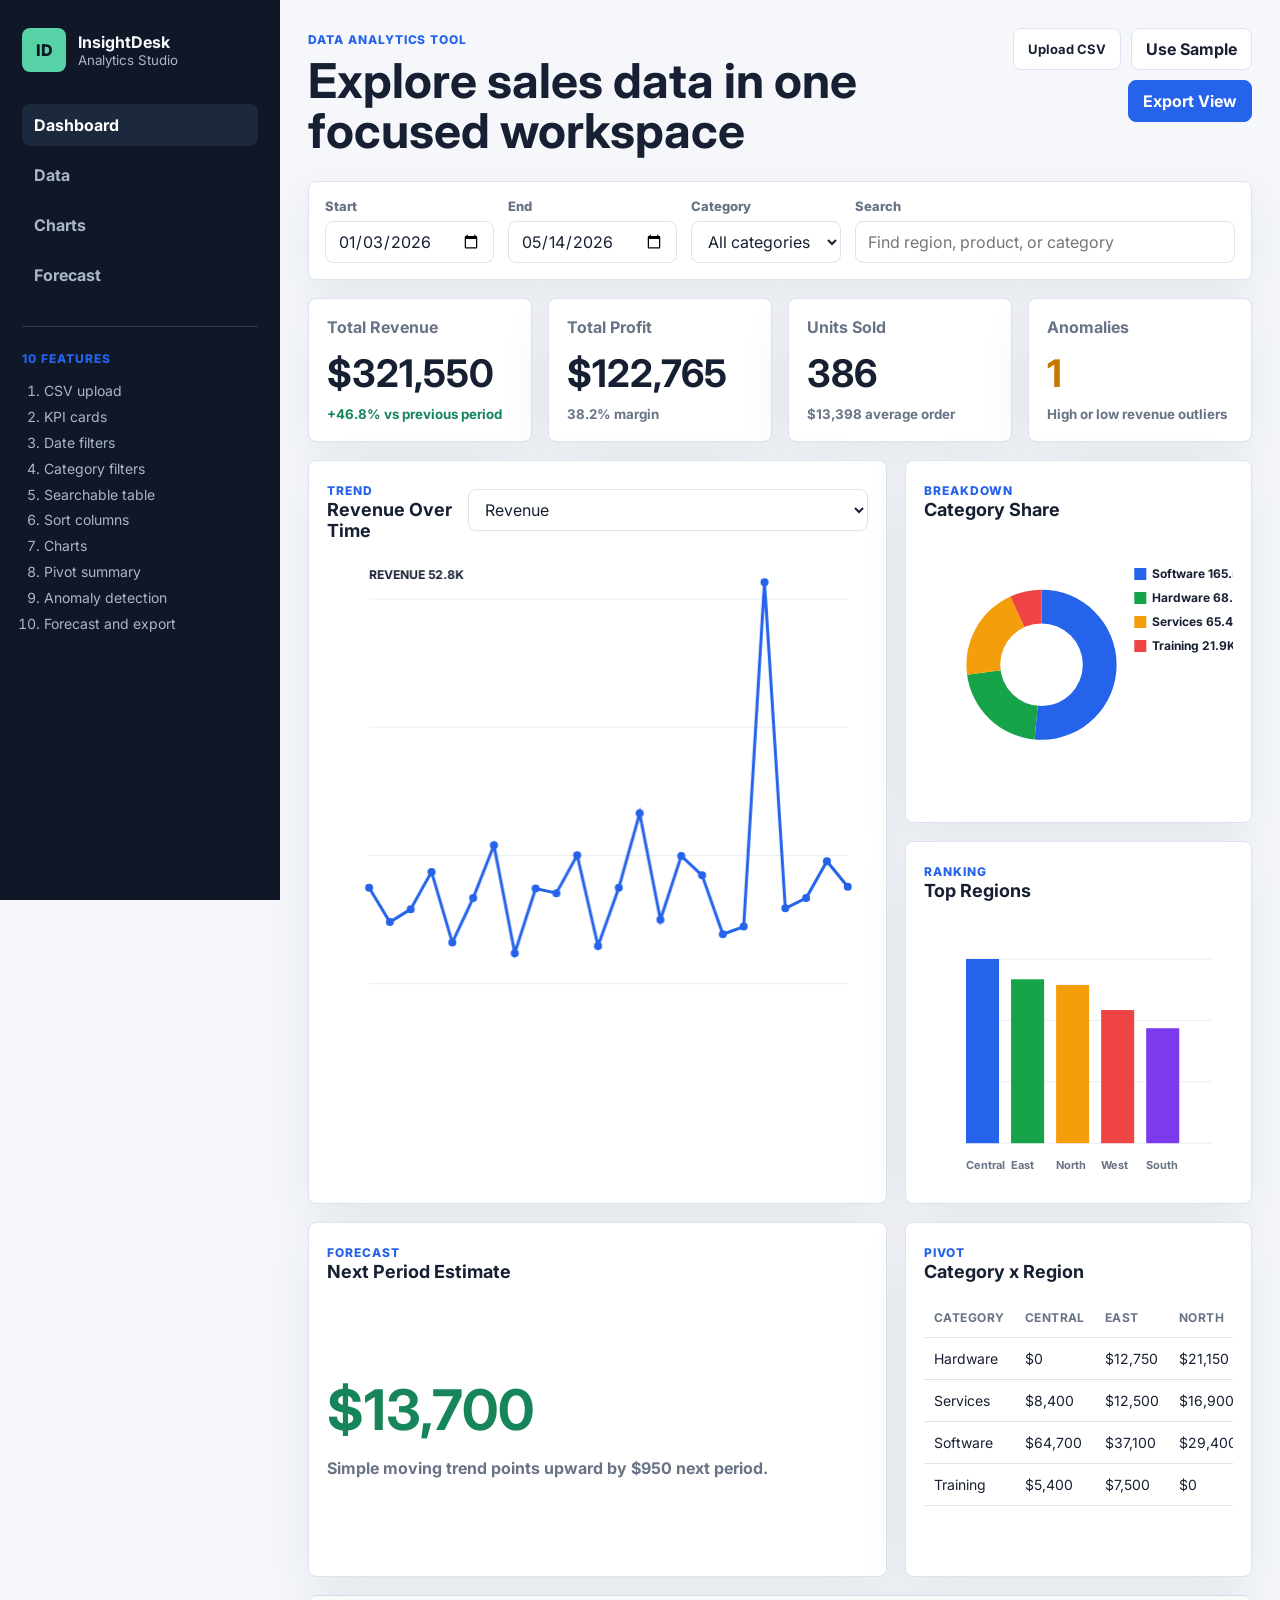
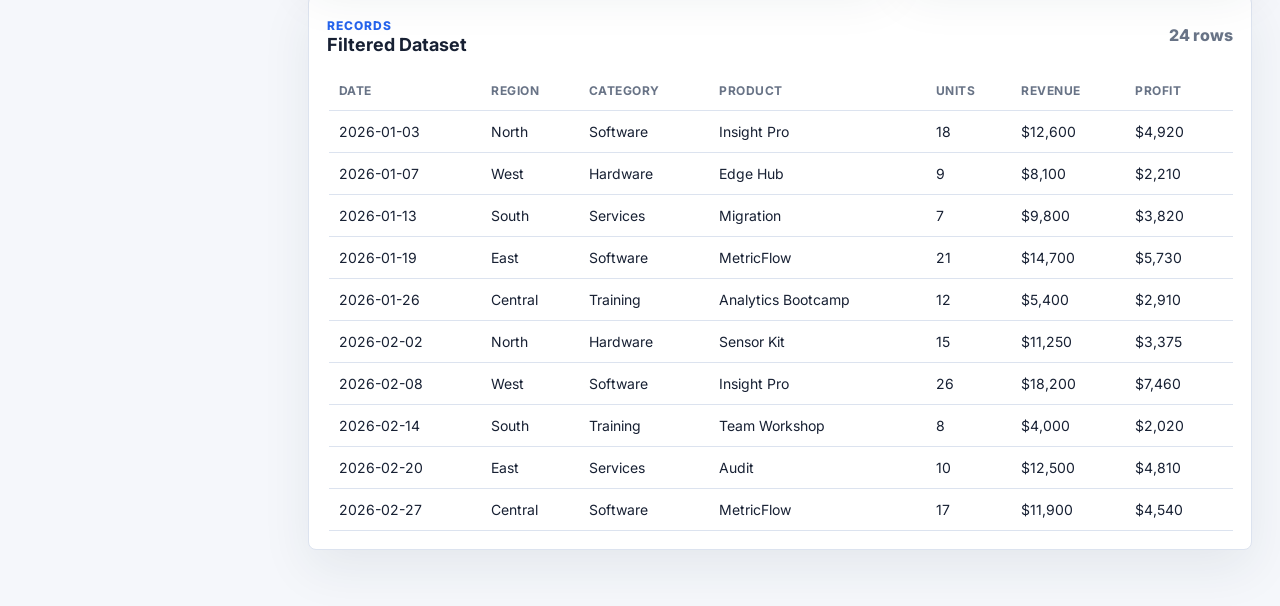
<file: Data_Analytics/index.html>
<!DOCTYPE html>
<html lang="en">
<head>
  <meta charset="UTF-8">
  <meta name="viewport" content="width=device-width, initial-scale=1.0">
  <title>InsightDesk Analytics</title>
  <link rel="preconnect" href="https://fonts.googleapis.com">
  <link rel="preconnect" href="https://fonts.gstatic.com" crossorigin>
  <link href="https://fonts.googleapis.com/css2?family=Inter:wght@400;500;600;700;800&display=swap" rel="stylesheet">
  <link rel="stylesheet" href="styles.css">
</head>
<body>
  <div class="app-shell">
    <aside class="sidebar">
      <div class="brand">
        <span class="brand-mark">ID</span>
        <div>
          <strong>InsightDesk</strong>
          <small>Analytics Studio</small>
        </div>
      </div>

      <nav class="nav-list" aria-label="Main sections">
        <a href="#dashboard" class="active">Dashboard</a>
        <a href="#data">Data</a>
        <a href="#charts">Charts</a>
        <a href="#forecast">Forecast</a>
      </nav>

      <section class="sidebar-panel">
        <span class="eyebrow">10 Features</span>
        <ol>
          <li>CSV upload</li>
          <li>KPI cards</li>
          <li>Date filters</li>
          <li>Category filters</li>
          <li>Searchable table</li>
          <li>Sort columns</li>
          <li>Charts</li>
          <li>Pivot summary</li>
          <li>Anomaly detection</li>
          <li>Forecast and export</li>
        </ol>
      </section>
    </aside>

    <main class="main">
      <header class="topbar">
        <div>
          <span class="eyebrow">Data Analytics Tool</span>
          <h1>Explore sales data in one focused workspace</h1>
        </div>
        <div class="actions">
          <label class="file-button">
            <input id="csvInput" type="file" accept=".csv,text/csv">
            Upload CSV
          </label>
          <button id="resetData" type="button">Use Sample</button>
          <button id="exportCsv" type="button" class="primary">Export View</button>
        </div>
      </header>

      <section id="dashboard" class="toolbar">
        <div class="control-group">
          <label for="startDate">Start</label>
          <input id="startDate" type="date">
        </div>
        <div class="control-group">
          <label for="endDate">End</label>
          <input id="endDate" type="date">
        </div>
        <div class="control-group">
          <label for="categoryFilter">Category</label>
          <select id="categoryFilter">
            <option value="all">All categories</option>
          </select>
        </div>
        <div class="control-group grow">
          <label for="searchInput">Search</label>
          <input id="searchInput" type="search" placeholder="Find region, product, or category">
        </div>
      </section>

      <section class="kpi-grid" aria-label="Key metrics">
        <article class="metric-card">
          <span>Total Revenue</span>
          <strong id="totalRevenue">$0</strong>
          <small id="revenueDelta">0% vs previous period</small>
        </article>
        <article class="metric-card">
          <span>Total Profit</span>
          <strong id="totalProfit">$0</strong>
          <small id="marginValue">0% margin</small>
        </article>
        <article class="metric-card">
          <span>Units Sold</span>
          <strong id="totalUnits">0</strong>
          <small id="avgOrderValue">$0 average order</small>
        </article>
        <article class="metric-card warning">
          <span>Anomalies</span>
          <strong id="anomalyCount">0</strong>
          <small>High or low revenue outliers</small>
        </article>
      </section>

      <section id="charts" class="analytics-grid">
        <article class="panel wide">
          <div class="panel-header">
            <div>
              <span class="eyebrow">Trend</span>
              <h2>Revenue Over Time</h2>
            </div>
            <select id="trendMetric" aria-label="Trend metric">
              <option value="revenue">Revenue</option>
              <option value="profit">Profit</option>
              <option value="units">Units</option>
            </select>
          </div>
          <canvas id="trendChart" height="260"></canvas>
        </article>

        <article class="panel">
          <div class="panel-header">
            <div>
              <span class="eyebrow">Breakdown</span>
              <h2>Category Share</h2>
            </div>
          </div>
          <canvas id="categoryChart" height="260"></canvas>
        </article>

        <article class="panel">
          <div class="panel-header">
            <div>
              <span class="eyebrow">Ranking</span>
              <h2>Top Regions</h2>
            </div>
          </div>
          <canvas id="regionChart" height="260"></canvas>
        </article>

        <article id="forecast" class="panel">
          <div class="panel-header">
            <div>
              <span class="eyebrow">Forecast</span>
              <h2>Next Period Estimate</h2>
            </div>
          </div>
          <div class="forecast-box">
            <strong id="forecastValue">$0</strong>
            <span id="forecastText">Based on recent revenue movement.</span>
          </div>
        </article>

        <article class="panel">
          <div class="panel-header">
            <div>
              <span class="eyebrow">Pivot</span>
              <h2>Category x Region</h2>
            </div>
          </div>
          <div id="pivotTable" class="pivot-table"></div>
        </article>
      </section>

      <section id="data" class="panel table-panel">
        <div class="panel-header">
          <div>
            <span class="eyebrow">Records</span>
            <h2>Filtered Dataset</h2>
          </div>
          <span id="recordCount" class="record-count">0 rows</span>
        </div>
        <div class="table-wrap">
          <table>
            <thead>
              <tr>
                <th data-sort="date">Date</th>
                <th data-sort="region">Region</th>
                <th data-sort="category">Category</th>
                <th data-sort="product">Product</th>
                <th data-sort="units">Units</th>
                <th data-sort="revenue">Revenue</th>
                <th data-sort="profit">Profit</th>
              </tr>
            </thead>
            <tbody id="dataBody"></tbody>
          </table>
        </div>
      </section>
    </main>
  </div>

  <script src="script.js"></script>
</body>
</html>
</file>
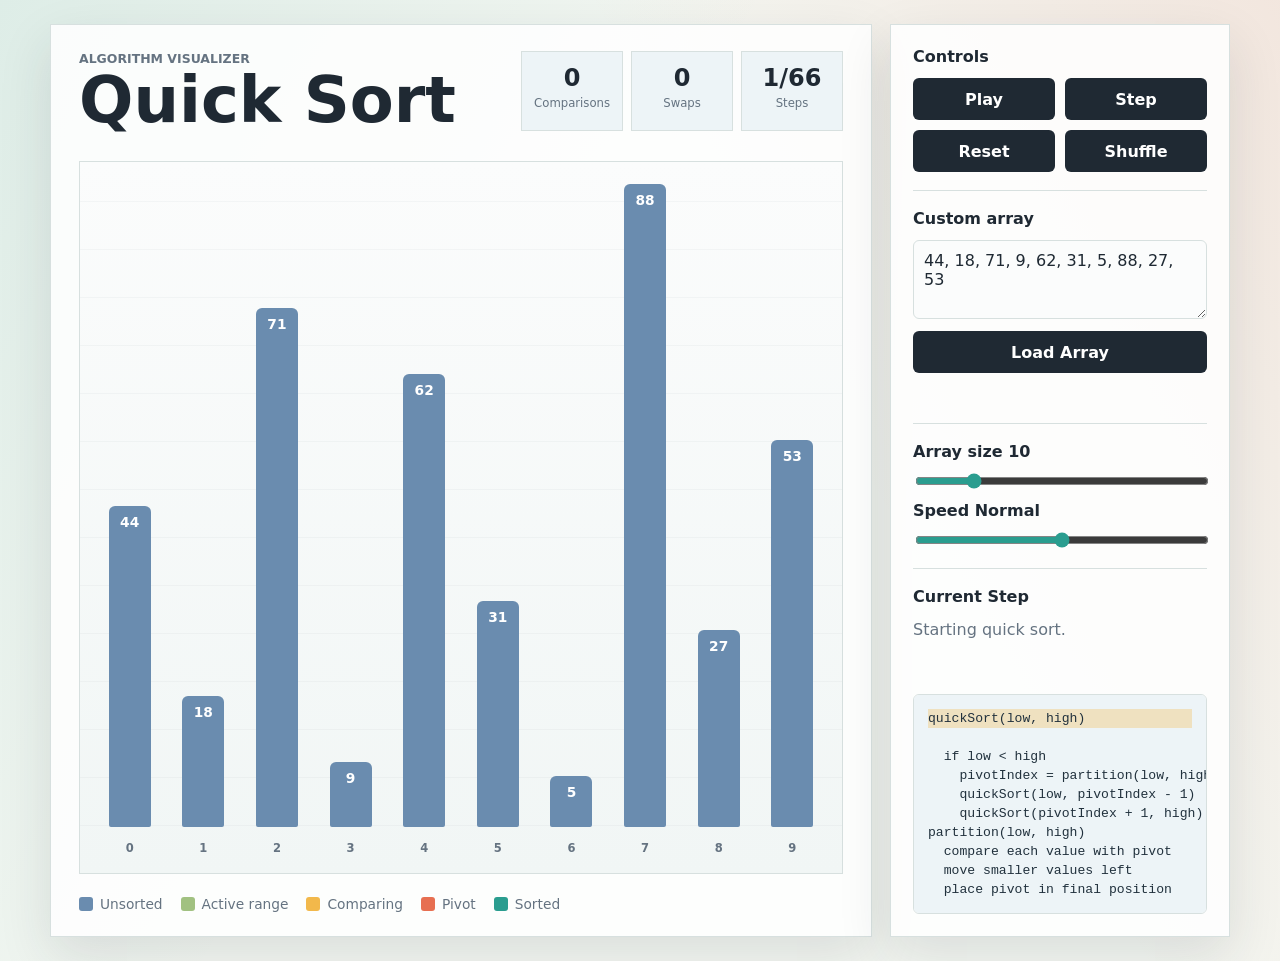
<file: quick_sort/index.html>
<!DOCTYPE html>
<html lang="en">
<head>
  <meta charset="UTF-8">
  <meta name="viewport" content="width=device-width, initial-scale=1.0">
  <title>Quick Sort Visualizer</title>
  <link rel="stylesheet" href="styles.css">
</head>
<body>
  <main class="app-shell">
    <section class="workspace" aria-label="Quick sort visualization">
      <header class="topbar">
        <div>
          <p class="eyebrow">Algorithm Visualizer</p>
          <h1>Quick Sort</h1>
        </div>
        <div class="stats" aria-label="Sorting statistics">
          <div>
            <span id="comparisons">0</span>
            <small>Comparisons</small>
          </div>
          <div>
            <span id="swaps">0</span>
            <small>Swaps</small>
          </div>
          <div>
            <span id="steps">0</span>
            <small>Steps</small>
          </div>
        </div>
      </header>

      <div class="visual-panel">
        <div class="array-stage" id="arrayStage" aria-live="polite"></div>
      </div>

      <div class="legend" aria-label="Color legend">
        <span><i class="swatch default"></i>Unsorted</span>
        <span><i class="swatch range"></i>Active range</span>
        <span><i class="swatch compare"></i>Comparing</span>
        <span><i class="swatch pivot"></i>Pivot</span>
        <span><i class="swatch sorted"></i>Sorted</span>
      </div>
    </section>

    <aside class="controls" aria-label="Controls">
      <section class="control-section">
        <h2>Controls</h2>
        <div class="button-grid">
          <button id="playPauseBtn" type="button">Play</button>
          <button id="stepBtn" type="button">Step</button>
          <button id="resetBtn" type="button">Reset</button>
          <button id="shuffleBtn" type="button">Shuffle</button>
        </div>
      </section>

      <section class="control-section">
        <label for="arrayInput">Custom array</label>
        <textarea id="arrayInput" rows="3" spellcheck="false">44, 18, 71, 9, 62, 31, 5, 88, 27, 53</textarea>
        <button id="loadArrayBtn" type="button" class="wide">Load Array</button>
        <p id="inputError" class="error" role="alert"></p>
      </section>

      <section class="control-section sliders">
        <label for="sizeSlider">Array size <span id="sizeValue">10</span></label>
        <input id="sizeSlider" type="range" min="6" max="28" value="10">

        <label for="speedSlider">Speed <span id="speedValue">Normal</span></label>
        <input id="speedSlider" type="range" min="1" max="5" value="3">
      </section>

      <section class="control-section details">
        <h2>Current Step</h2>
        <p id="stepText">Load or shuffle an array, then press Play or Step.</p>
        <pre id="pseudoCode"><code>quickSort(low, high)
  if low &lt; high
    pivotIndex = partition(low, high)
    quickSort(low, pivotIndex - 1)
    quickSort(pivotIndex + 1, high)</code></pre>
      </section>
    </aside>
  </main>

  <script src="script.js"></script>
</body>
</html>
</file>
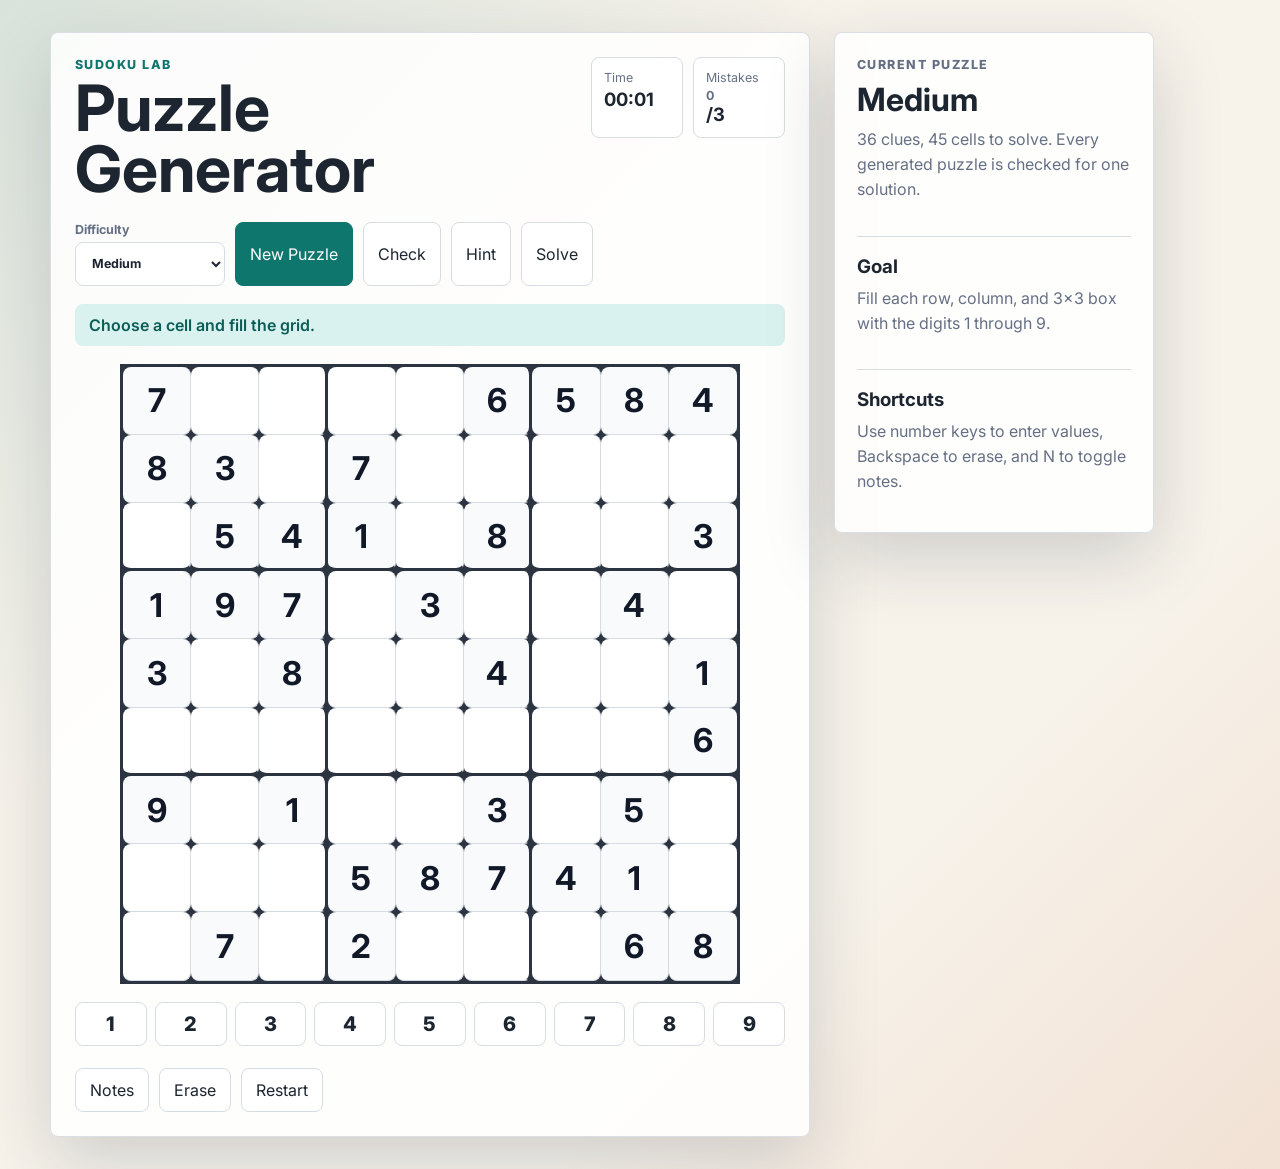
<file: Sudo Puzzle generator/index.html>
<!DOCTYPE html>
<html lang="en">
<head>
  <meta charset="UTF-8">
  <meta name="viewport" content="width=device-width, initial-scale=1.0">
  <title>Sudoku Puzzle Generator</title>
  <link rel="preconnect" href="https://fonts.googleapis.com">
  <link rel="preconnect" href="https://fonts.gstatic.com" crossorigin>
  <link href="https://fonts.googleapis.com/css2?family=Inter:wght@400;500;600;700;800&display=swap" rel="stylesheet">
  <link rel="stylesheet" href="style.css">
</head>
<body>
  <main class="app-shell">
    <section class="game-panel" aria-labelledby="app-title">
      <div class="topbar">
        <div>
          <p class="eyebrow">Sudoku Lab</p>
          <h1 id="app-title">Puzzle Generator</h1>
        </div>
        <div class="stat-stack">
          <div class="stat">
            <span>Time</span>
            <strong id="timer">00:00</strong>
          </div>
          <div class="stat">
            <span>Mistakes</span>
            <strong><span id="mistakes">0</span>/3</strong>
          </div>
        </div>
      </div>

      <div class="controls" aria-label="Game controls">
        <label class="select-wrap">
          <span>Difficulty</span>
          <select id="difficulty">
            <option value="easy">Easy</option>
            <option value="medium" selected>Medium</option>
            <option value="hard">Hard</option>
            <option value="expert">Expert</option>
          </select>
        </label>
        <button id="new-game" class="primary-btn" type="button">New Puzzle</button>
        <button id="check-board" type="button">Check</button>
        <button id="hint" type="button">Hint</button>
        <button id="solve" type="button">Solve</button>
      </div>

      <div id="status" class="status" role="status">Choose a cell and fill the grid.</div>

      <div class="board-wrap">
        <div id="board" class="board" aria-label="Sudoku board"></div>
      </div>

      <div class="keypad" aria-label="Number keypad">
        <button type="button" data-number="1">1</button>
        <button type="button" data-number="2">2</button>
        <button type="button" data-number="3">3</button>
        <button type="button" data-number="4">4</button>
        <button type="button" data-number="5">5</button>
        <button type="button" data-number="6">6</button>
        <button type="button" data-number="7">7</button>
        <button type="button" data-number="8">8</button>
        <button type="button" data-number="9">9</button>
      </div>

      <div class="utility-row">
        <button id="notes" type="button" aria-pressed="false">Notes</button>
        <button id="erase" type="button">Erase</button>
        <button id="restart" type="button">Restart</button>
      </div>
    </section>

    <aside class="side-panel" aria-label="Game details">
      <div class="summary">
        <p class="eyebrow">Current Puzzle</p>
        <h2 id="difficulty-title">Medium</h2>
        <p id="givens">Generating a fresh grid...</p>
      </div>

      <div class="rules">
        <h3>Goal</h3>
        <p>Fill each row, column, and 3x3 box with the digits 1 through 9.</p>
      </div>

      <div class="rules">
        <h3>Shortcuts</h3>
        <p>Use number keys to enter values, Backspace to erase, and N to toggle notes.</p>
      </div>
    </aside>
  </main>

  <script src="script.js"></script>
</body>
</html>
</file>
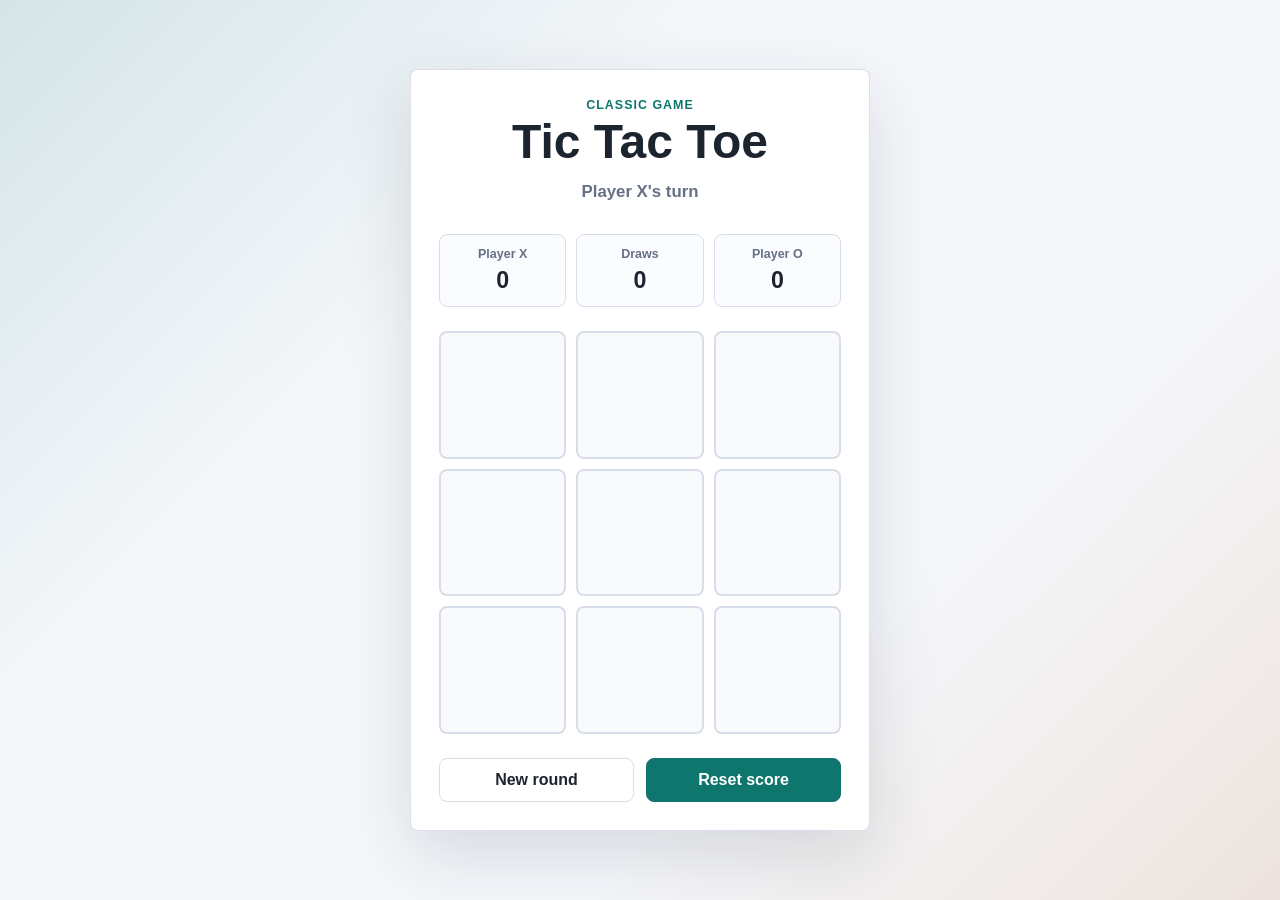
<file: Tic_Tac_Toe_game/index.html>
<!DOCTYPE html>
<html lang="en">
<head>
  <meta charset="UTF-8">
  <meta name="viewport" content="width=device-width, initial-scale=1.0">
  <title>Tic Tac Toe</title>
  <link rel="stylesheet" href="style.css">
</head>
<body>
  <main class="game-shell">
    <section class="game-panel" aria-labelledby="game-title">
      <div class="game-header">
        <p class="eyebrow">Classic game</p>
        <h1 id="game-title">Tic Tac Toe</h1>
        <p id="status" class="status" role="status" aria-live="polite">Player X's turn</p>
      </div>

      <div class="scoreboard" aria-label="Scoreboard">
        <div>
          <span class="score-label">Player X</span>
          <strong id="score-x">0</strong>
        </div>
        <div>
          <span class="score-label">Draws</span>
          <strong id="score-draw">0</strong>
        </div>
        <div>
          <span class="score-label">Player O</span>
          <strong id="score-o">0</strong>
        </div>
      </div>

      <div class="board" role="grid" aria-label="Tic Tac Toe board">
        <button class="cell" role="gridcell" aria-label="Cell 1"></button>
        <button class="cell" role="gridcell" aria-label="Cell 2"></button>
        <button class="cell" role="gridcell" aria-label="Cell 3"></button>
        <button class="cell" role="gridcell" aria-label="Cell 4"></button>
        <button class="cell" role="gridcell" aria-label="Cell 5"></button>
        <button class="cell" role="gridcell" aria-label="Cell 6"></button>
        <button class="cell" role="gridcell" aria-label="Cell 7"></button>
        <button class="cell" role="gridcell" aria-label="Cell 8"></button>
        <button class="cell" role="gridcell" aria-label="Cell 9"></button>
      </div>

      <div class="actions">
        <button id="new-round" class="secondary-button" type="button">New round</button>
        <button id="reset-game" class="primary-button" type="button">Reset score</button>
      </div>
    </section>
  </main>

  <script src="script.js"></script>
</body>
</html>
</file>
<file: Data_Analytics/styles.css>
:root {
  --bg: #f5f7fb;
  --panel: #ffffff;
  --ink: #172033;
  --muted: #687386;
  --line: #dce3ef;
  --blue: #2563eb;
  --green: #16865a;
  --amber: #c77700;
  --red: #d84b4b;
  --shadow: 0 18px 50px rgba(31, 45, 69, 0.08);
}

* {
  box-sizing: border-box;
}

body {
  margin: 0;
  min-height: 100vh;
  background: var(--bg);
  color: var(--ink);
  font-family: Inter, system-ui, -apple-system, BlinkMacSystemFont, "Segoe UI", sans-serif;
}

button,
input,
select {
  font: inherit;
}

button,
.file-button {
  border: 1px solid var(--line);
  border-radius: 8px;
  background: #fff;
  color: var(--ink);
  cursor: pointer;
  display: inline-flex;
  align-items: center;
  justify-content: center;
  min-height: 42px;
  padding: 0 14px;
  font-weight: 700;
  white-space: nowrap;
}

button:hover,
.file-button:hover {
  border-color: #aebbd0;
}

.primary {
  background: var(--blue);
  border-color: var(--blue);
  color: #fff;
}

.file-button input {
  display: none;
}

.app-shell {
  display: grid;
  grid-template-columns: 280px 1fr;
  min-height: 100vh;
}

.sidebar {
  background: #101827;
  color: #f7f9fc;
  padding: 28px 22px;
  position: sticky;
  top: 0;
  height: 100vh;
}

.brand {
  display: flex;
  align-items: center;
  gap: 12px;
  margin-bottom: 32px;
}

.brand-mark {
  width: 44px;
  height: 44px;
  border-radius: 8px;
  background: #57d2a7;
  color: #0c1624;
  display: grid;
  place-items: center;
  font-weight: 800;
}

.brand strong,
.brand small {
  display: block;
}

.brand small,
.sidebar-panel,
.nav-list a {
  color: #aab6c7;
}

.nav-list {
  display: grid;
  gap: 8px;
  margin-bottom: 30px;
}

.nav-list a {
  text-decoration: none;
  padding: 11px 12px;
  border-radius: 8px;
  font-weight: 700;
}

.nav-list a.active,
.nav-list a:hover {
  background: #1c293d;
  color: #fff;
}

.sidebar-panel {
  border-top: 1px solid #2d3a50;
  padding-top: 22px;
  font-size: 14px;
}

.sidebar-panel ol {
  margin: 12px 0 0;
  padding-left: 22px;
  line-height: 1.85;
}

.main {
  padding: 28px;
}

.topbar {
  display: flex;
  align-items: flex-start;
  justify-content: space-between;
  gap: 24px;
  margin-bottom: 24px;
}

.eyebrow {
  color: var(--blue);
  font-size: 12px;
  font-weight: 800;
  letter-spacing: 0.08em;
  text-transform: uppercase;
}

h1,
h2 {
  margin: 0;
  letter-spacing: 0;
}

h1 {
  max-width: 720px;
  font-size: clamp(28px, 4vw, 48px);
  line-height: 1.05;
  margin-top: 8px;
}

h2 {
  font-size: 18px;
}

.actions {
  display: flex;
  flex-wrap: wrap;
  gap: 10px;
  justify-content: flex-end;
}

.toolbar,
.panel,
.metric-card {
  background: var(--panel);
  border: 1px solid var(--line);
  box-shadow: var(--shadow);
}

.toolbar {
  display: flex;
  align-items: end;
  gap: 14px;
  border-radius: 8px;
  padding: 16px;
  margin-bottom: 18px;
}

.control-group {
  display: grid;
  gap: 7px;
  min-width: 150px;
}

.control-group.grow {
  flex: 1;
}

label {
  color: var(--muted);
  font-size: 13px;
  font-weight: 800;
}

input,
select {
  width: 100%;
  min-height: 42px;
  border: 1px solid var(--line);
  border-radius: 8px;
  color: var(--ink);
  background: #fff;
  padding: 0 12px;
}

.kpi-grid {
  display: grid;
  grid-template-columns: repeat(4, minmax(0, 1fr));
  gap: 16px;
  margin-bottom: 18px;
}

.metric-card {
  border-radius: 8px;
  padding: 18px;
  min-height: 132px;
}

.metric-card span,
.metric-card small {
  color: var(--muted);
  font-weight: 700;
}

.metric-card strong {
  display: block;
  font-size: clamp(25px, 4vw, 38px);
  margin: 13px 0 7px;
}

.metric-card.warning strong {
  color: var(--amber);
}

.analytics-grid {
  display: grid;
  grid-template-columns: 1.25fr 0.75fr;
  gap: 18px;
  margin-bottom: 18px;
}

.panel {
  border-radius: 8px;
  padding: 18px;
  min-width: 0;
}

.panel.wide {
  grid-row: span 2;
}

.panel-header {
  display: flex;
  align-items: center;
  justify-content: space-between;
  gap: 16px;
  margin-bottom: 16px;
}

canvas {
  display: block;
  width: 100%;
  max-width: 100%;
}

.forecast-box {
  min-height: 260px;
  display: grid;
  align-content: center;
  gap: 12px;
}

.forecast-box strong {
  font-size: clamp(34px, 5vw, 56px);
  color: var(--green);
}

.forecast-box span {
  color: var(--muted);
  font-weight: 700;
  line-height: 1.5;
}

.pivot-table {
  overflow: auto;
  max-height: 260px;
}

.pivot-table table,
.table-wrap table {
  width: 100%;
  border-collapse: collapse;
  font-size: 14px;
}

th,
td {
  border-bottom: 1px solid var(--line);
  padding: 12px 10px;
  text-align: left;
  white-space: nowrap;
}

th {
  color: var(--muted);
  cursor: pointer;
  font-size: 12px;
  letter-spacing: 0.04em;
  text-transform: uppercase;
}

tbody tr:hover {
  background: #f8fafc;
}

.table-panel {
  margin-bottom: 28px;
}

.table-wrap {
  overflow: auto;
  max-height: 460px;
}

.record-count {
  color: var(--muted);
  font-weight: 800;
}

.anomaly-row td:first-child {
  border-left: 4px solid var(--amber);
}

.empty-state {
  color: var(--muted);
  padding: 24px 10px;
  text-align: center;
}

@media (max-width: 1050px) {
  .app-shell {
    grid-template-columns: 1fr;
  }

  .sidebar {
    position: static;
    height: auto;
  }

  .sidebar-panel {
    display: none;
  }

  .nav-list {
    grid-template-columns: repeat(4, 1fr);
  }

  .topbar,
  .toolbar {
    flex-direction: column;
    align-items: stretch;
  }

  .actions {
    justify-content: flex-start;
  }

  .kpi-grid,
  .analytics-grid {
    grid-template-columns: 1fr 1fr;
  }

  .panel.wide {
    grid-column: 1 / -1;
    grid-row: auto;
  }
}

@media (max-width: 700px) {
  .main,
  .sidebar {
    padding: 20px;
  }

  .nav-list {
    grid-template-columns: 1fr 1fr;
  }

  .kpi-grid,
  .analytics-grid {
    grid-template-columns: 1fr;
  }

  .actions {
    display: grid;
    grid-template-columns: 1fr;
  }
}
</file>
<file: quick_sort/styles.css>
:root {
  color-scheme: light;
  --bg: #f4f7f2;
  --surface: #ffffff;
  --surface-2: #edf4f7;
  --text: #1f2933;
  --muted: #657381;
  --line: #d7e0df;
  --bar: #6a8caf;
  --range: #a1c181;
  --compare: #f2b84b;
  --pivot: #e76f51;
  --sorted: #2a9d8f;
  --shadow: 0 20px 50px rgba(31, 41, 51, 0.12);
}

* {
  box-sizing: border-box;
}

body {
  min-height: 100vh;
  margin: 0;
  font-family: Inter, ui-sans-serif, system-ui, -apple-system, BlinkMacSystemFont, "Segoe UI", sans-serif;
  color: var(--text);
  background:
    linear-gradient(120deg, rgba(42, 157, 143, 0.11), transparent 42%),
    linear-gradient(240deg, rgba(231, 111, 81, 0.12), transparent 38%),
    var(--bg);
}

button,
input,
textarea {
  font: inherit;
}

.app-shell {
  width: min(1180px, calc(100vw - 32px));
  min-height: calc(100vh - 48px);
  margin: 24px auto;
  display: grid;
  grid-template-columns: minmax(0, 1fr) 340px;
  gap: 18px;
}

.workspace,
.controls {
  background: rgba(255, 255, 255, 0.86);
  border: 1px solid var(--line);
  box-shadow: var(--shadow);
}

.workspace {
  display: flex;
  flex-direction: column;
  min-height: 680px;
}

.topbar {
  display: flex;
  justify-content: space-between;
  gap: 20px;
  padding: 26px 28px 12px;
}

.eyebrow {
  margin: 0 0 4px;
  color: var(--muted);
  font-size: 0.78rem;
  font-weight: 700;
  letter-spacing: 0;
  text-transform: uppercase;
}

h1,
h2 {
  margin: 0;
  letter-spacing: 0;
}

h1 {
  font-size: clamp(2rem, 5vw, 4.2rem);
  line-height: 0.95;
}

h2 {
  font-size: 1rem;
}

.stats {
  display: grid;
  grid-template-columns: repeat(3, minmax(76px, 1fr));
  gap: 8px;
  min-width: 290px;
}

.stats div {
  border: 1px solid var(--line);
  background: var(--surface-2);
  padding: 12px;
  text-align: center;
}

.stats span {
  display: block;
  font-size: 1.5rem;
  font-weight: 800;
}

.stats small {
  color: var(--muted);
  font-size: 0.73rem;
}

.visual-panel {
  flex: 1;
  display: flex;
  padding: 18px 28px 10px;
}

.array-stage {
  width: 100%;
  min-height: 420px;
  display: flex;
  align-items: end;
  gap: clamp(4px, 0.8vw, 12px);
  padding: 22px 18px 46px;
  border: 1px solid var(--line);
  background:
    repeating-linear-gradient(to top, transparent 0, transparent 47px, rgba(101, 115, 129, 0.1) 48px),
    linear-gradient(180deg, #fbfcfc, #f1f6f5);
  overflow: hidden;
}

.bar-wrap {
  flex: 1 1 0;
  min-width: 12px;
  height: 100%;
  display: flex;
  align-items: end;
  justify-content: center;
  position: relative;
}

.bar {
  width: min(100%, 42px);
  min-height: 20px;
  border-radius: 6px 6px 2px 2px;
  background: var(--bar);
  display: flex;
  align-items: start;
  justify-content: center;
  padding-top: 8px;
  color: white;
  font-weight: 800;
  font-size: clamp(0.68rem, 1.1vw, 0.86rem);
  transition: height 220ms ease, background 180ms ease, transform 180ms ease;
}

.bar.active-range {
  background: var(--range);
}

.bar.comparing {
  background: var(--compare);
  color: #2b220e;
  transform: translateY(-8px);
}

.bar.pivot {
  background: var(--pivot);
}

.bar.sorted {
  background: var(--sorted);
}

.index-label {
  position: absolute;
  bottom: -28px;
  color: var(--muted);
  font-size: 0.72rem;
  font-weight: 700;
}

.legend {
  display: flex;
  flex-wrap: wrap;
  gap: 12px 18px;
  padding: 12px 28px 24px;
  color: var(--muted);
  font-size: 0.86rem;
}

.legend span {
  display: inline-flex;
  align-items: center;
  gap: 7px;
}

.swatch {
  width: 14px;
  height: 14px;
  display: inline-block;
  border-radius: 3px;
}

.swatch.default { background: var(--bar); }
.swatch.range { background: var(--range); }
.swatch.compare { background: var(--compare); }
.swatch.pivot { background: var(--pivot); }
.swatch.sorted { background: var(--sorted); }

.controls {
  padding: 22px;
  display: flex;
  flex-direction: column;
  gap: 18px;
}

.control-section {
  display: grid;
  gap: 12px;
  padding-bottom: 18px;
  border-bottom: 1px solid var(--line);
}

.control-section:last-child {
  border-bottom: 0;
  padding-bottom: 0;
}

.button-grid {
  display: grid;
  grid-template-columns: repeat(2, minmax(0, 1fr));
  gap: 10px;
}

button {
  min-height: 42px;
  border: 0;
  border-radius: 6px;
  background: #1f2933;
  color: white;
  font-weight: 800;
  cursor: pointer;
  transition: transform 140ms ease, background 140ms ease, opacity 140ms ease;
}

button:hover {
  background: #334554;
}

button:active {
  transform: translateY(1px);
}

button:disabled {
  cursor: not-allowed;
  opacity: 0.5;
}

.wide {
  width: 100%;
}

label {
  color: var(--text);
  font-weight: 800;
}

textarea {
  width: 100%;
  resize: vertical;
  border: 1px solid var(--line);
  border-radius: 6px;
  padding: 10px;
  color: var(--text);
  background: #fbfcfc;
}

textarea:focus,
input:focus,
button:focus-visible {
  outline: 3px solid rgba(42, 157, 143, 0.25);
  outline-offset: 2px;
}

.error {
  min-height: 20px;
  margin: 0;
  color: #b42318;
  font-size: 0.84rem;
}

.sliders {
  gap: 10px;
}

input[type="range"] {
  width: 100%;
  accent-color: var(--sorted);
}

.details p {
  min-height: 64px;
  margin: 0;
  color: var(--muted);
  line-height: 1.5;
}

pre {
  margin: 0;
  padding: 14px;
  overflow: auto;
  color: #21313d;
  background: #edf4f7;
  border: 1px solid var(--line);
  border-radius: 6px;
  line-height: 1.45;
  font-size: 0.82rem;
}

.line-hit {
  display: block;
  background: rgba(242, 184, 75, 0.32);
}

@media (max-width: 900px) {
  .app-shell {
    grid-template-columns: 1fr;
    min-height: auto;
  }

  .workspace {
    min-height: 620px;
  }

  .topbar {
    flex-direction: column;
  }

  .stats {
    min-width: 0;
  }
}

@media (max-width: 560px) {
  .app-shell {
    width: min(100vw - 20px, 1180px);
    margin: 10px auto;
  }

  .topbar,
  .visual-panel,
  .legend {
    padding-left: 14px;
    padding-right: 14px;
  }

  .stats {
    grid-template-columns: 1fr;
  }

  .array-stage {
    min-height: 360px;
    padding-left: 10px;
    padding-right: 10px;
  }

  .bar {
    color: transparent;
    padding-top: 0;
  }
}
</file>
<file: Sudo Puzzle generator/style.css>
:root {
  --ink: #1c2530;
  --muted: #667085;
  --line: #d7dce3;
  --heavy: #2b3440;
  --paper: #f7f3eb;
  --panel: #ffffff;
  --accent: #0f766e;
  --accent-dark: #0b5d57;
  --accent-soft: #d9f2ef;
  --warn: #b42318;
  --warn-soft: #ffe4e0;
  --select: #e7f0ff;
  --same: #f0f7ff;
  --shadow: 0 24px 70px rgba(30, 41, 59, 0.18);
}

* {
  box-sizing: border-box;
}

body {
  min-height: 100vh;
  margin: 0;
  font-family: "Inter", system-ui, -apple-system, BlinkMacSystemFont, "Segoe UI", sans-serif;
  color: var(--ink);
  background:
    linear-gradient(135deg, rgba(15, 118, 110, 0.13), rgba(255, 255, 255, 0) 34%),
    linear-gradient(315deg, rgba(194, 65, 12, 0.1), rgba(255, 255, 255, 0) 30%),
    var(--paper);
}

button,
select {
  font: inherit;
}

button {
  min-height: 44px;
  border: 1px solid var(--line);
  border-radius: 8px;
  padding: 0 14px;
  color: var(--ink);
  background: #fff;
  cursor: pointer;
  transition: transform 150ms ease, border-color 150ms ease, background 150ms ease;
}

button:hover {
  border-color: var(--accent);
  transform: translateY(-1px);
}

button:active {
  transform: translateY(0);
}

button:disabled {
  cursor: not-allowed;
  opacity: 0.55;
  transform: none;
}

.app-shell {
  width: min(1180px, calc(100% - 32px));
  min-height: 100vh;
  margin: 0 auto;
  padding: 32px 0;
  display: grid;
  grid-template-columns: minmax(0, 760px) 320px;
  gap: 24px;
  align-items: start;
}

.game-panel,
.side-panel {
  background: rgba(255, 255, 255, 0.86);
  border: 1px solid rgba(215, 220, 227, 0.9);
  border-radius: 8px;
  box-shadow: var(--shadow);
}

.game-panel {
  padding: 24px;
}

.side-panel {
  padding: 22px;
  position: sticky;
  top: 24px;
}

.topbar {
  display: flex;
  justify-content: space-between;
  gap: 18px;
  align-items: start;
}

.eyebrow {
  margin: 0 0 6px;
  color: var(--accent);
  font-size: 0.78rem;
  font-weight: 800;
  letter-spacing: 0.12em;
  text-transform: uppercase;
}

h1,
h2,
h3,
p {
  margin-top: 0;
}

h1 {
  margin-bottom: 0;
  font-size: clamp(2rem, 5vw, 4.7rem);
  line-height: 0.95;
  letter-spacing: 0;
}

h2 {
  margin-bottom: 8px;
  font-size: 2rem;
}

h3 {
  margin-bottom: 8px;
}

.stat-stack {
  display: flex;
  gap: 10px;
}

.stat {
  min-width: 92px;
  padding: 12px;
  border: 1px solid var(--line);
  border-radius: 8px;
  background: #fff;
}

.stat span {
  display: block;
  color: var(--muted);
  font-size: 0.78rem;
}

.stat strong {
  display: block;
  margin-top: 3px;
  font-size: 1.15rem;
}

.controls,
.utility-row {
  display: flex;
  flex-wrap: wrap;
  gap: 10px;
  margin-top: 22px;
}

.select-wrap {
  display: grid;
  gap: 5px;
  min-width: 150px;
  color: var(--muted);
  font-size: 0.78rem;
  font-weight: 700;
}

select {
  min-height: 44px;
  border: 1px solid var(--line);
  border-radius: 8px;
  padding: 0 36px 0 12px;
  color: var(--ink);
  background: #fff;
}

.primary-btn {
  border-color: var(--accent);
  color: #fff;
  background: var(--accent);
}

.primary-btn:hover {
  border-color: var(--accent-dark);
  background: var(--accent-dark);
}

.status {
  min-height: 42px;
  margin-top: 18px;
  padding: 11px 14px;
  border-radius: 8px;
  color: var(--accent-dark);
  background: var(--accent-soft);
  font-weight: 600;
}

.status.error {
  color: var(--warn);
  background: var(--warn-soft);
}

.board-wrap {
  margin: 18px auto 0;
  width: min(100%, 620px);
}

.board {
  display: grid;
  grid-template-columns: repeat(9, 1fr);
  aspect-ratio: 1;
  border: 3px solid var(--heavy);
  background: var(--heavy);
}

.cell {
  position: relative;
  display: grid;
  place-items: center;
  width: 100%;
  aspect-ratio: 1;
  border: 1px solid var(--line);
  border-top-width: 0;
  border-left-width: 0;
  color: var(--ink);
  background: #fff;
  font-size: clamp(1.2rem, 5vw, 2.05rem);
  font-weight: 700;
}

.cell:nth-child(3n) {
  border-right: 3px solid var(--heavy);
}

.cell:nth-child(9n) {
  border-right-width: 0;
}

.cell:nth-child(n + 19):nth-child(-n + 27),
.cell:nth-child(n + 46):nth-child(-n + 54) {
  border-bottom: 3px solid var(--heavy);
}

.cell.given {
  color: #111827;
  background: #f8fafc;
}

.cell.selected {
  background: var(--select);
}

.cell.related {
  background: var(--same);
}

.cell.match {
  color: var(--accent-dark);
  background: #def7ec;
}

.cell.wrong {
  color: var(--warn);
  background: var(--warn-soft);
}

.notes-grid {
  display: grid;
  grid-template-columns: repeat(3, 1fr);
  width: 82%;
  height: 82%;
  color: var(--muted);
  font-size: clamp(0.45rem, 1.8vw, 0.72rem);
  line-height: 1;
}

.note {
  display: grid;
  place-items: center;
}

.keypad {
  display: grid;
  grid-template-columns: repeat(9, 1fr);
  gap: 8px;
  margin-top: 18px;
}

.keypad button {
  min-width: 0;
  padding: 0;
  font-size: 1.25rem;
  font-weight: 800;
}

.utility-row button.active,
#notes[aria-pressed="true"] {
  border-color: var(--accent);
  color: var(--accent-dark);
  background: var(--accent-soft);
}

.summary,
.rules {
  padding-bottom: 18px;
  border-bottom: 1px solid var(--line);
  margin-bottom: 18px;
}

.rules:last-child {
  padding-bottom: 0;
  border-bottom: 0;
  margin-bottom: 0;
}

.side-panel p {
  color: var(--muted);
  line-height: 1.55;
}

@media (max-width: 940px) {
  .app-shell {
    grid-template-columns: 1fr;
  }

  .side-panel {
    position: static;
  }
}

@media (max-width: 620px) {
  .app-shell {
    width: min(100% - 20px, 520px);
    padding: 10px 0 22px;
  }

  .game-panel,
  .side-panel {
    padding: 14px;
  }

  .topbar {
    display: grid;
  }

  .stat-stack {
    width: 100%;
  }

  .stat {
    flex: 1;
  }

  .controls > button,
  .select-wrap {
    flex: 1 1 136px;
  }

  .keypad {
    grid-template-columns: repeat(5, 1fr);
  }

  .cell {
    font-size: clamp(1rem, 7vw, 1.7rem);
  }
}
</file>
<file: Tic_Tac_Toe_game/style.css>
:root {
  --page: #f5f7fb;
  --panel: #ffffff;
  --text: #1c2430;
  --muted: #667085;
  --line: #d8dee9;
  --accent: #0f766e;
  --accent-dark: #115e59;
  --o-color: #b45309;
  --x-color: #0f766e;
  --win: #e7f8f3;
  --shadow: 0 24px 70px rgba(28, 36, 48, 0.14);
}

* {
  box-sizing: border-box;
}

body {
  min-height: 100vh;
  margin: 0;
  font-family: Arial, Helvetica, sans-serif;
  color: var(--text);
  background:
    linear-gradient(135deg, rgba(15, 118, 110, 0.14), transparent 34%),
    linear-gradient(315deg, rgba(180, 83, 9, 0.12), transparent 32%),
    var(--page);
}

button {
  font: inherit;
}

.game-shell {
  min-height: 100vh;
  display: grid;
  place-items: center;
  padding: 24px;
}

.game-panel {
  width: min(100%, 460px);
  padding: 28px;
  border: 1px solid rgba(216, 222, 233, 0.9);
  border-radius: 8px;
  background: var(--panel);
  box-shadow: var(--shadow);
}

.game-header {
  text-align: center;
}

.eyebrow {
  margin: 0 0 6px;
  color: var(--accent);
  font-size: 0.78rem;
  font-weight: 700;
  letter-spacing: 0.08em;
  text-transform: uppercase;
}

h1 {
  margin: 0;
  font-size: clamp(2rem, 7vw, 3rem);
  line-height: 1;
}

.status {
  min-height: 28px;
  margin: 16px 0 0;
  color: var(--muted);
  font-size: 1.05rem;
  font-weight: 700;
}

.scoreboard {
  display: grid;
  grid-template-columns: repeat(3, 1fr);
  gap: 10px;
  margin: 24px 0;
}

.scoreboard div {
  min-width: 0;
  padding: 12px 8px;
  border: 1px solid var(--line);
  border-radius: 8px;
  text-align: center;
  background: #fbfcff;
}

.score-label {
  display: block;
  color: var(--muted);
  font-size: 0.78rem;
  font-weight: 700;
  white-space: nowrap;
}

.scoreboard strong {
  display: block;
  margin-top: 6px;
  font-size: 1.45rem;
}

.board {
  display: grid;
  grid-template-columns: repeat(3, 1fr);
  gap: 10px;
  aspect-ratio: 1;
}

.cell {
  display: grid;
  place-items: center;
  width: 100%;
  aspect-ratio: 1;
  border: 2px solid var(--line);
  border-radius: 8px;
  background: #f9fafc;
  color: var(--text);
  cursor: pointer;
  font-size: clamp(2.5rem, 16vw, 4.8rem);
  font-weight: 800;
  line-height: 1;
  transition: transform 160ms ease, border-color 160ms ease, background 160ms ease;
}

.cell:hover:not(:disabled) {
  transform: translateY(-2px);
  border-color: var(--accent);
  background: #eefaf7;
}

.cell:disabled {
  cursor: not-allowed;
}

.cell.x {
  color: var(--x-color);
}

.cell.o {
  color: var(--o-color);
}

.cell.winner {
  border-color: var(--accent);
  background: var(--win);
}

.actions {
  display: grid;
  grid-template-columns: 1fr 1fr;
  gap: 12px;
  margin-top: 24px;
}

.primary-button,
.secondary-button {
  min-height: 44px;
  border-radius: 8px;
  cursor: pointer;
  font-weight: 800;
}

.primary-button {
  border: 1px solid var(--accent);
  color: #ffffff;
  background: var(--accent);
}

.primary-button:hover {
  background: var(--accent-dark);
}

.secondary-button {
  border: 1px solid var(--line);
  color: var(--text);
  background: #ffffff;
}

.secondary-button:hover {
  border-color: var(--accent);
  color: var(--accent-dark);
}

@media (max-width: 420px) {
  .game-shell {
    padding: 14px;
  }

  .game-panel {
    padding: 18px;
  }

  .scoreboard {
    gap: 8px;
  }

  .score-label {
    font-size: 0.7rem;
  }

  .actions {
    grid-template-columns: 1fr;
  }
}
</file>
